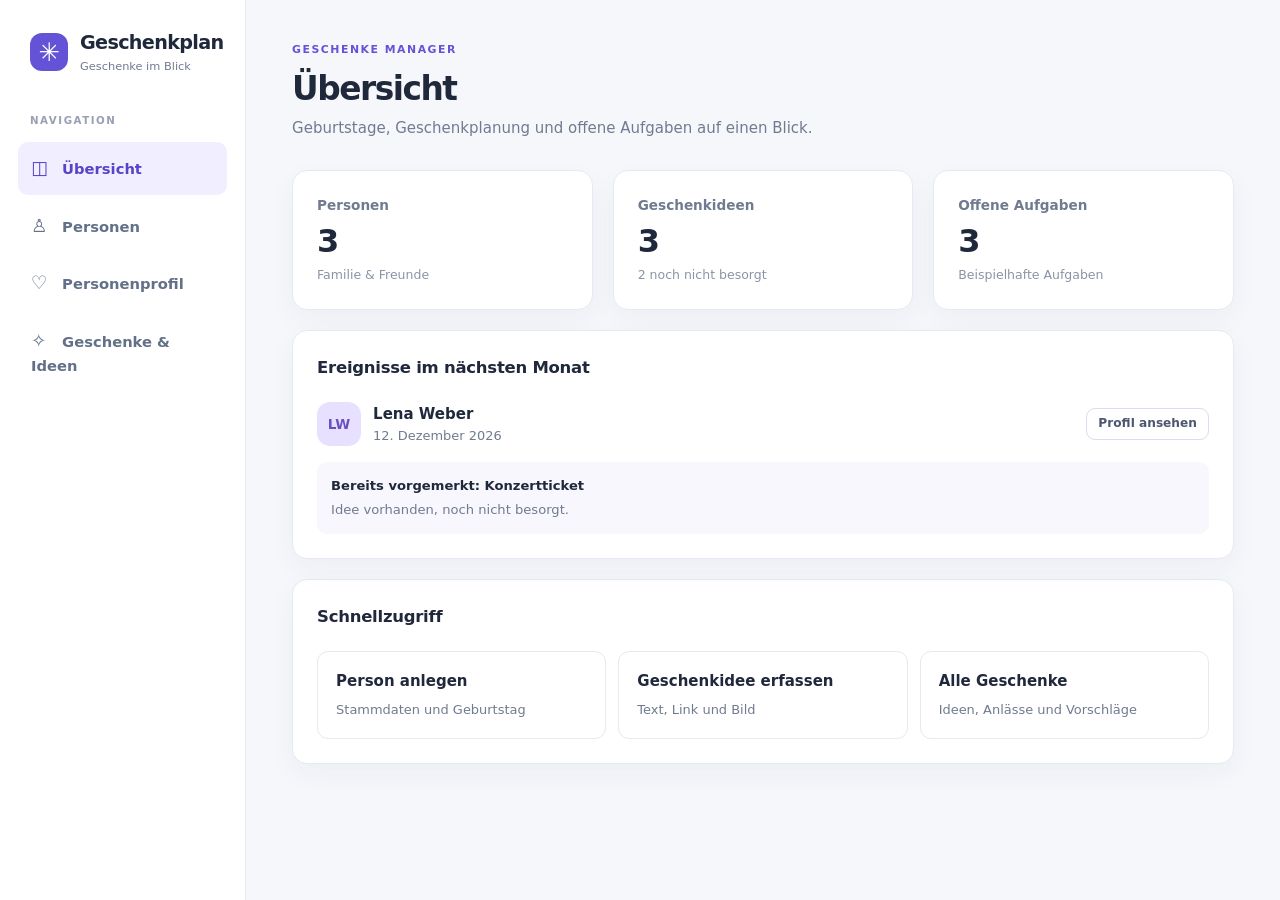
<file: frontend/index.html>
<!doctype html>
<html lang="de">

<head>
    <meta charset="utf-8">
    <meta name="viewport" content="width=device-width, initial-scale=1">
    <meta name="description" content="Statischer Designprototyp eines Geschenke Managers">
    <title>Übersicht | Geschenkplan</title>
    <link rel="stylesheet" href="css/style.css">
</head>

<body>
    <div class="app">
        <aside class="sidebar">
            <a href="index.html" class="brand"><span class="brand-symbol">✳</span><span>Geschenkplan<small>Geschenke im Blick</small></span></a>
            <div class="nav-caption">NAVIGATION</div>
            <nav aria-label="Hauptnavigation">
                <a href="index.html" aria-current="page" class="active">
                    <span aria-hidden="true">◫</span> Übersicht
                </a>
                
                <a href="pages/personen.html">
                    <span aria-hidden="true">♙</span> Personen
                </a>
                
                <a href="pages/person.html">
                    <span aria-hidden="true">♡</span> Personenprofil
                </a>
                
                <a href="pages/geschenke.html">
                    <span aria-hidden="true">✧</span> Geschenke & Ideen
                </a>
            </nav>
        </aside>

        <main id="inhalt" class="content">
            <header class="page-heading">
                <div>
                    <p class="kicker">GESCHENKE MANAGER</p>
                    <h1>Übersicht</h1>
                    <p class="subtitle">Geburtstage, Geschenkplanung und offene Aufgaben auf einen Blick.</p>
                </div>
            </header>

            <!--Statistik TODO: Funktionalität. Notwendigkeit?-->
            <section class="stats" aria-label="Kennzahlen">
                <div class="panel stat">
                    <span>Personen</span>
                    <strong>3</strong>
                    <small>Familie & Freunde</small>
                </div>

                <div class="panel stat">
                    <span>Geschenkideen</span>
                    <strong>3</strong>
                    <small>2 noch nicht besorgt</small>
                </div>

                <div class="panel stat">
                    <span>Offene Aufgaben</span>
                    <strong>3</strong>
                    <small>Beispielhafte Aufgaben</small>
                </div>
            </section>

            <!--Ereignisübersicht TODO: Funktionalität-->
            <div class="column">
                <section class="panel">
                    <div class="section-title">
                        <h2>Ereignisse im nächsten Monat</h2>
                    </div>

                    <div class="person-inline">
                        <span class="avatar purple">LW</span>
                        <div class="fill">
                            <b>Lena Weber</b>
                            <p>12. Dezember 2026</p>
                        </div>
                        <a class="btn outline small" href="pages/person.html">Profil ansehen</a>
                    </div>

                    <div class="inset">
                        <b>Bereits vorgemerkt: Konzertticket</b>
                        <p>Idee vorhanden, noch nicht besorgt.</p>
                    </div>
                </section>

                
            </div>

            
            <section class="panel">
                <div class="section-title">
                    <h2>Schnellzugriff</h2>
                </div>
                <div class="link-grid"><a href="pages/personen.html"><strong>Person anlegen</strong><span>Stammdaten und
                            Geburtstag</span></a><a href="pages/person.html"><strong>Geschenkidee erfassen</strong><span>Text,
                            Link und Bild</span></a><a href="pages/geschenke.html"><strong>Alle Geschenke</strong><span>Ideen,
                            Anlässe und Vorschläge</span></a></div>
            </section>

        </main>
    </div>
</body>

</html>
</file>
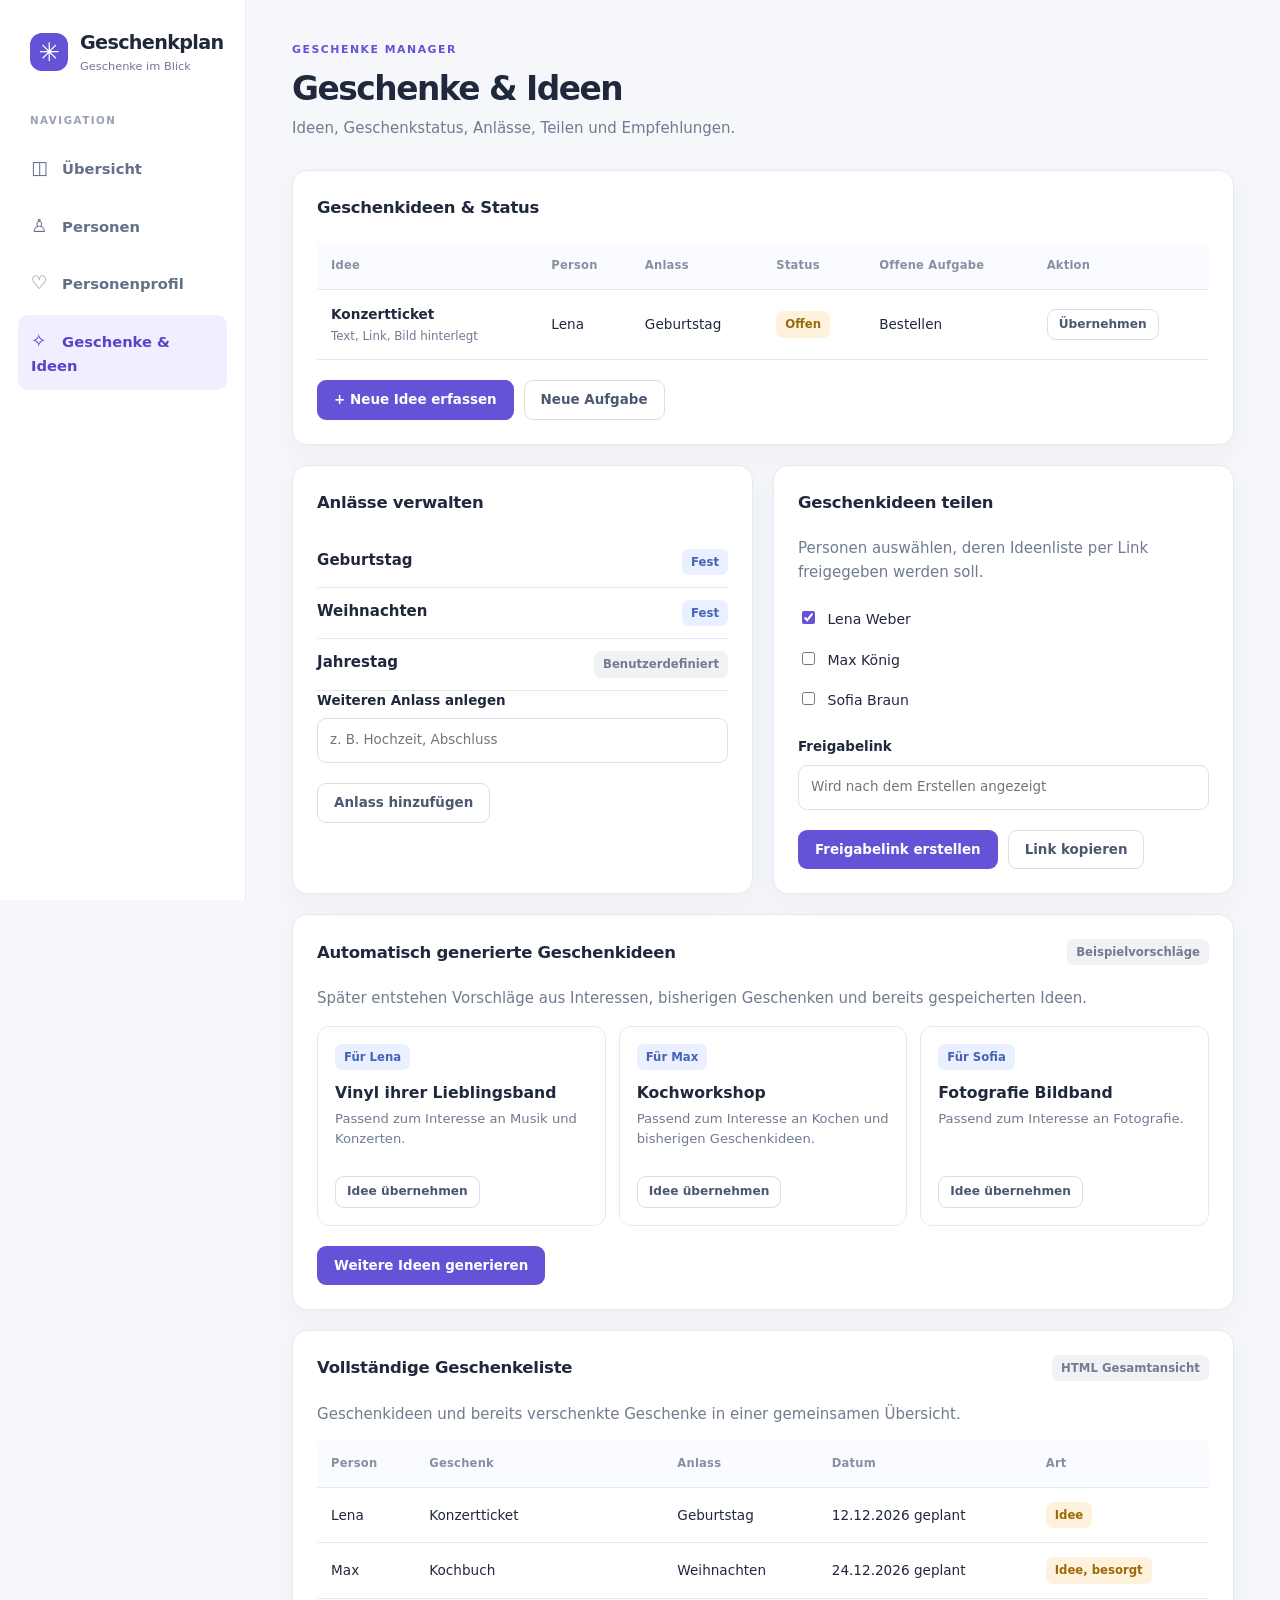
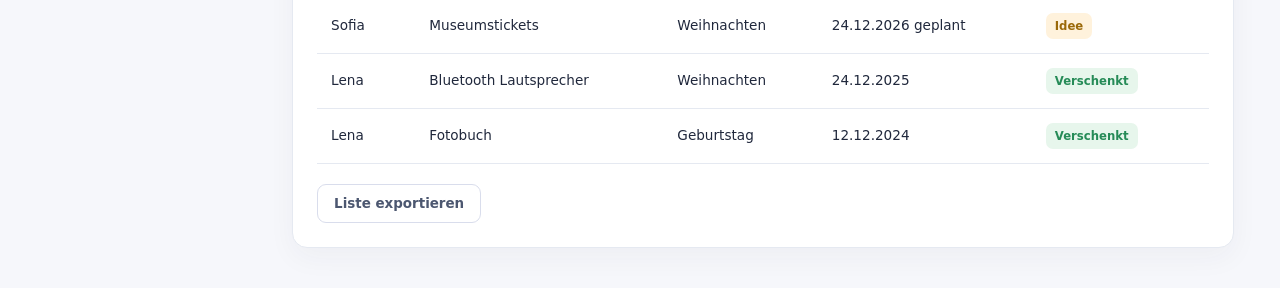
<file: frontend/pages/geschenke.html>
<!doctype html>
<html lang="de">

<head>
    <meta charset="utf-8">
    <meta name="viewport" content="width=device-width, initial-scale=1">
    <meta name="description" content="Statischer Designprototyp eines Geschenke Managers">
    <title>Geschenke & Ideen | Geschenkplan</title>
    <link rel="stylesheet" href="../css/style.css">
</head>

<body>
    <div class="app">
                <aside class="sidebar">
            <a href="../index.html" class="brand"><span class="brand-symbol">✳</span><span>Geschenkplan<small>Geschenke im Blick</small></span></a>
            <div class="nav-caption">NAVIGATION</div>
            <nav aria-label="Hauptnavigation">
                <a href="../index.html">
                    <span aria-hidden="true">◫</span> Übersicht
                </a>
                
                <a href="personen.html">
                    <span aria-hidden="true">♙</span> Personen
                </a>
                
                <a href="person.html">
                    <span aria-hidden="true">♡</span> Personenprofil
                </a>
                
                <a href="geschenke.html" aria-current="page" class="active">
                    <span aria-hidden="true">✧</span> Geschenke & Ideen
                </a>
            </nav>
        </aside>
        <main id="inhalt" class="content">
            <header class="page-heading">
                <div>
                    <p class="kicker">GESCHENKE MANAGER</p>
                    <h1>Geschenke & Ideen</h1>
                    <p class="subtitle">Ideen, Geschenkstatus, Anlässe, Teilen und Empfehlungen.</p>
                </div>
            </header>
            <section class="panel">
                <div class="section-title">
                    <h2>Geschenkideen & Status</h2>
                </div>
                <div class="table-scroll">
                    <table>
                        <thead>
                            <tr>
                                <th>Idee</th>
                                <th>Person</th>
                                <th>Anlass</th>
                                <th>Status</th>
                                <th>Offene Aufgabe</th>
                                <th>Aktion</th>
                            </tr>
                        </thead>
                        <tbody>
                            <tr>
                                <td><strong>Konzertticket</strong><small>Text, Link, Bild hinterlegt</small></td>
                                <td>Lena</td>
                                <td>Geburtstag</td>
                                <td><span class="tag amber">Offen</span></td>
                                <td>Bestellen</td>
                                <td><button class="btn outline small" type="button">Übernehmen</button></td>
                            </tr>
                        </tbody>
                    </table>
                </div>
                <div class="button-row"><a href="person.html" class="btn primary">+ Neue Idee erfassen</a><button
                        class="btn outline" type="button">Neue Aufgabe</button></div>
            </section>
            <div class="columns">
                <section class="panel">
                    <div class="section-title">
                        <h2>Anlässe verwalten</h2>
                    </div>
                    <div class="occasion"><b>Geburtstag</b><span class="tag blue">Fest</span></div>
                    <div class="occasion"><b>Weihnachten</b><span class="tag blue">Fest</span></div>
                    <div class="occasion"><b>Jahrestag</b><span class="tag gray">Benutzerdefiniert</span></div>
                    <div class="form-grid"><label class="full">Weiteren Anlass anlegen <input type="text"
                                placeholder="z. B. Hochzeit, Abschluss"></label></div>
                    <div class="button-row"><button class="btn outline" type="button">Anlass hinzufügen</button></div>
                </section>
                <section class="panel">
                    <div class="section-title">
                        <h2>Geschenkideen teilen</h2>
                    </div>
                    <p class="muted">Personen auswählen, deren Ideenliste per Link freigegeben werden soll.</p>
                        <div class="choice"><label><input type="checkbox" checked> Lena Weber</label></div>
                        <div class="choice"><label><input type="checkbox"> Max König</label></div>
                        <div class="choice"><label><input type="checkbox"> Sofia Braun</label></div>
                    <label class="full-field">Freigabelink <input type="text"
                            placeholder="Wird nach dem Erstellen angezeigt" readonly></label>
                    <div class="button-row"><button class="btn primary" type="button">Freigabelink
                            erstellen</button><button class="btn outline" type="button">Link kopieren</button></div>
                </section>
            </div>
            <section class="panel">
                <div class="section-title">
                    <h2>Automatisch generierte Geschenkideen</h2><span class="tag gray">Beispielvorschläge</span>
                </div>
                <p class="muted">Später entstehen Vorschläge aus Interessen, bisherigen Geschenken und bereits
                    gespeicherten
                    Ideen.</p>
                <div class="suggest-grid">
                    <article><span class="tag blue">Für Lena</span>
                        <h3>Vinyl ihrer Lieblingsband</h3>
                        <p>Passend zum Interesse an Musik und Konzerten.</p><button class="btn outline small"
                            type="button">Idee
                            übernehmen</button>
                    </article>
                    <article><span class="tag blue">Für Max</span>
                        <h3>Kochworkshop</h3>
                        <p>Passend zum Interesse an Kochen und bisherigen Geschenkideen.</p><button
                            class="btn outline small" type="button">Idee übernehmen</button>
                    </article>
                    <article><span class="tag blue">Für Sofia</span>
                        <h3>Fotografie Bildband</h3>
                        <p>Passend zum Interesse an Fotografie.</p><button class="btn outline small" type="button">Idee
                            übernehmen</button>
                    </article>
                </div>
                <div class="button-row"><button type="button" class="btn primary">Weitere Ideen generieren</button>
                </div>
            </section>
            <section class="panel">
                <div class="section-title">
                    <h2>Vollständige Geschenkeliste</h2><span class="tag gray">HTML Gesamtansicht</span>
                </div>
                <p class="muted">Geschenkideen und bereits verschenkte Geschenke in einer gemeinsamen Übersicht.</p>
                <div class="table-scroll">
                    <table>
                        <thead>
                            <tr>
                                <th>Person</th>
                                <th>Geschenk</th>
                                <th>Anlass</th>
                                <th>Datum</th>
                                <th>Art</th>
                            </tr>
                        </thead>
                        <tbody>
                            <tr>
                                <td>Lena</td>
                                <td>Konzertticket</td>
                                <td>Geburtstag</td>
                                <td>12.12.2026 geplant</td>
                                <td><span class="tag amber">Idee</span></td>
                            </tr>
                            <tr>
                                <td>Max</td>
                                <td>Kochbuch</td>
                                <td>Weihnachten</td>
                                <td>24.12.2026 geplant</td>
                                <td><span class="tag amber">Idee, besorgt</span></td>
                            </tr>
                            <tr>
                                <td>Sofia</td>
                                <td>Museumstickets</td>
                                <td>Weihnachten</td>
                                <td>24.12.2026 geplant</td>
                                <td><span class="tag amber">Idee</span></td>
                            </tr>
                            <tr>
                                <td>Lena</td>
                                <td>Bluetooth Lautsprecher</td>
                                <td>Weihnachten</td>
                                <td>24.12.2025</td>
                                <td><span class="tag green">Verschenkt</span></td>
                            </tr>
                            <tr>
                                <td>Lena</td>
                                <td>Fotobuch</td>
                                <td>Geburtstag</td>
                                <td>12.12.2024</td>
                                <td><span class="tag green">Verschenkt</span></td>
                            </tr>
                        </tbody>
                    </table>
                </div>
                <div class="button-row"><button type="button" class="btn outline">Liste exportieren</button></div>
            </section>
        </main>
    </div>
</body>

</html>
</file>
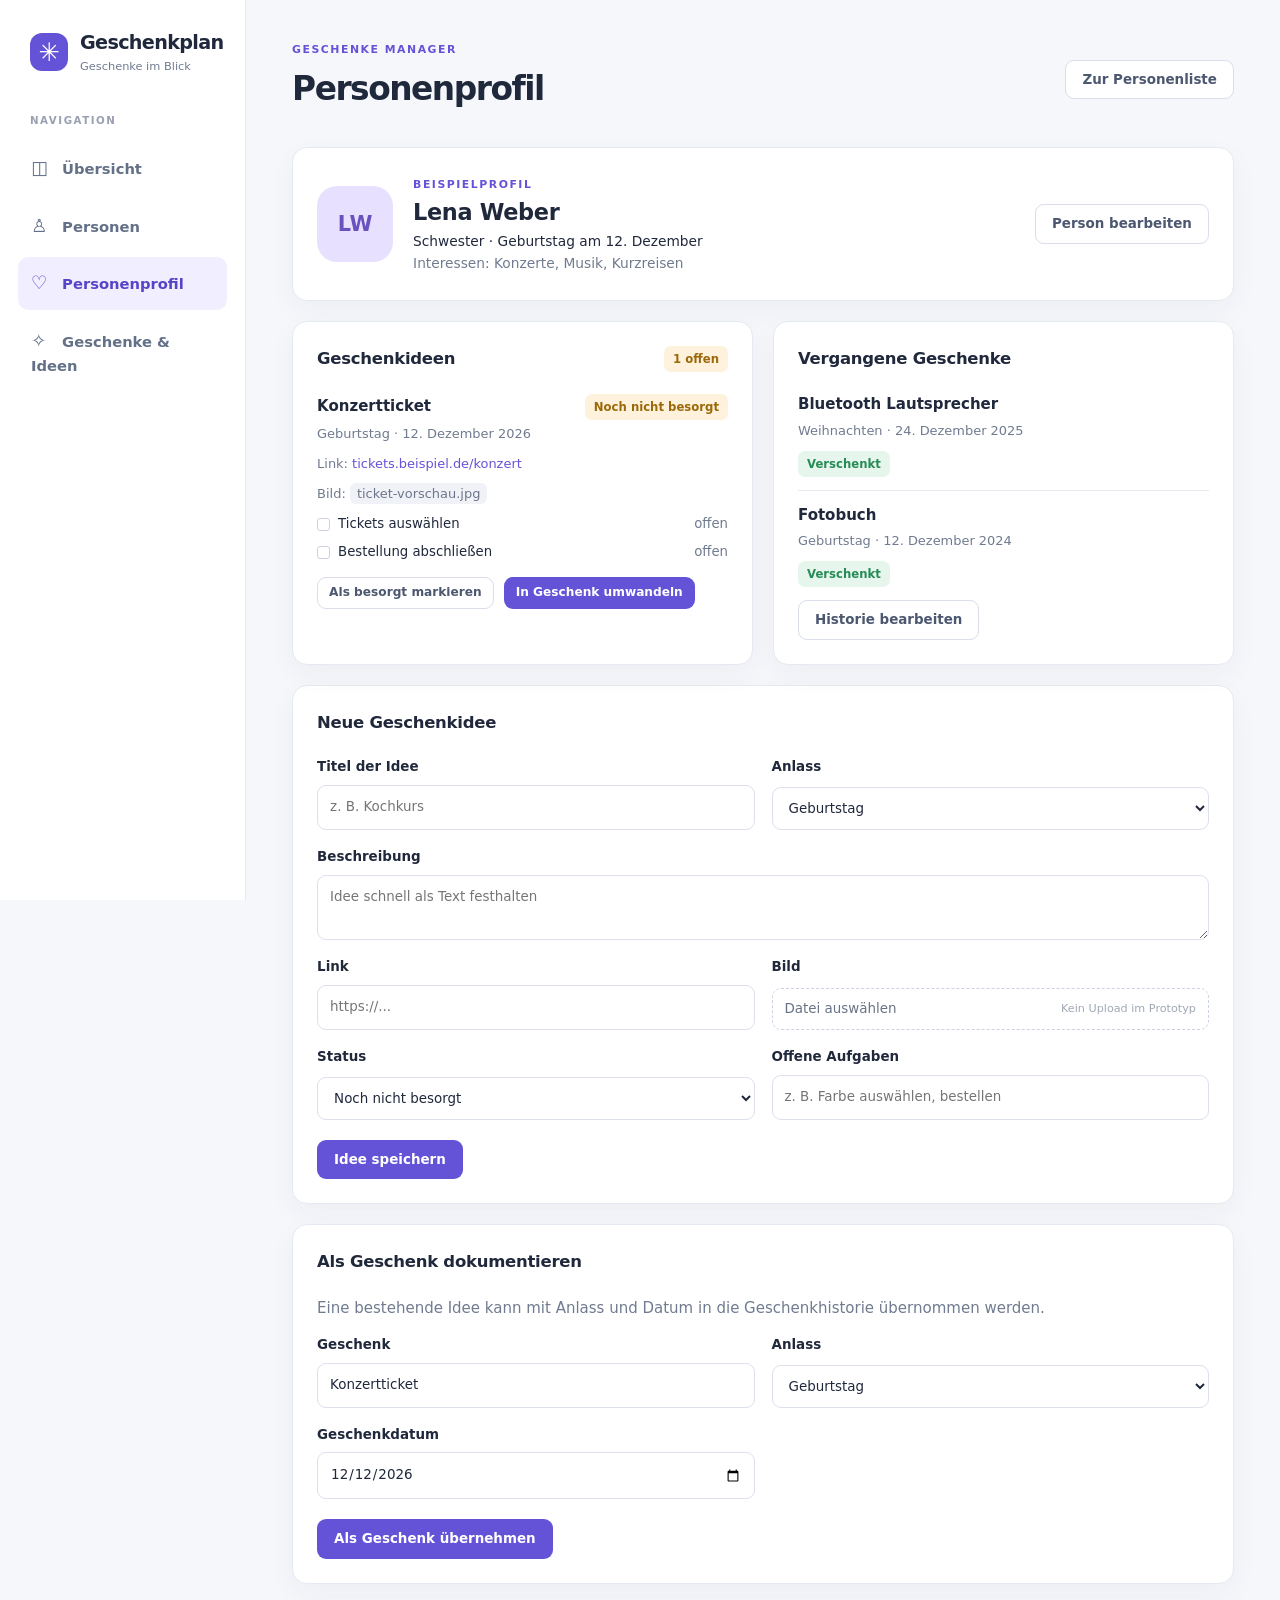
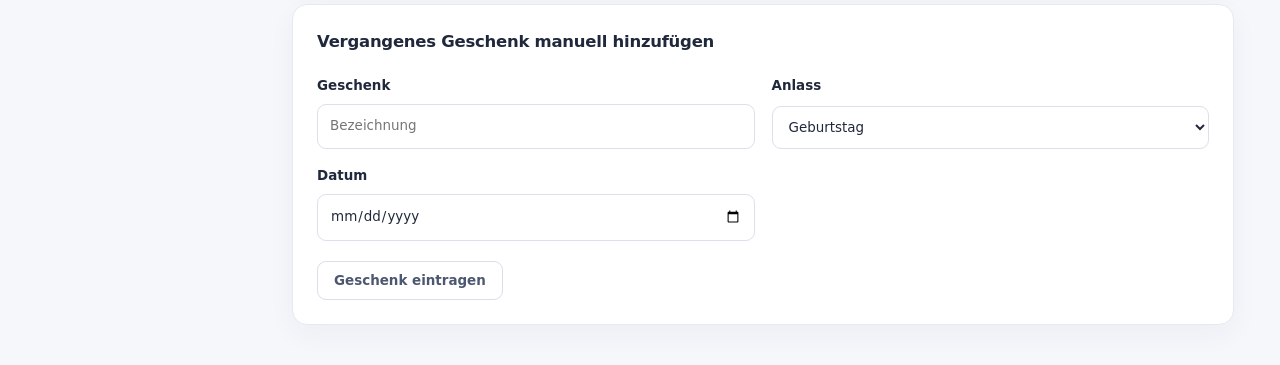
<file: frontend/pages/person.html>
<!doctype html>
<html lang="de">

<head>
    <meta charset="utf-8">
    <meta name="viewport" content="width=device-width, initial-scale=1">
    <meta name="description" content="Statischer Designprototyp eines Geschenke Managers">
    <title>Personenprofil | Geschenkplan</title>
    <link rel="stylesheet" href="../css/style.css">
</head>

<body>
    <div class="app">
        <aside class="sidebar">
            <a href="../index.html" class="brand"><span class="brand-symbol">✳</span><span>Geschenkplan<small>Geschenke im
                        Blick</small></span></a>
            <div class="nav-caption">NAVIGATION</div>
            <nav aria-label="Hauptnavigation">
                <a href="../index.html">
                    <span aria-hidden="true">◫</span> Übersicht
                </a>

                <a href="personen.html">
                    <span aria-hidden="true">♙</span> Personen
                </a>

                <a href="person.html" aria-current="page" class="active">
                    <span aria-hidden="true">♡</span> Personenprofil
                </a>

                <a href="geschenke.html">
                    <span aria-hidden="true">✧</span> Geschenke & Ideen
                </a>
            </nav>
        </aside>

        <main id="inhalt" class="content">
            <header class="page-heading">
                <div>
                    <p class="kicker">GESCHENKE MANAGER</p>
                    <h1>Personenprofil</h1>
                </div><a href="personen.html" class="btn outline">Zur Personenliste</a>
            </header>
            <div class="profile panel">
                <div class="avatar large purple">LW</div>
                <div class="fill"><span class="kicker">BEISPIELPROFIL</span>
                    <h2>Lena Weber</h2>
                    <p>Schwester · Geburtstag am 12. Dezember</p>
                    <p class="muted">Interessen: Konzerte, Musik, Kurzreisen</p>
                </div><button class="btn outline" type="button">Person bearbeiten</button>
            </div>
            <div class="columns">
                <section class="panel">
                    <div class="section-title">
                        <h2>Geschenkideen</h2><span class="tag amber">1 offen</span>
                    </div>
                    <article class="gift-item">
                        <div class="item-top"><b>Konzertticket</b><span class="tag amber">Noch nicht besorgt</span>
                        </div>
                        <p>Geburtstag · 12. Dezember 2026</p>
                        <p class="muted">Link: <span class="example-link">tickets.beispiel.de/konzert</span></p>
                        <p class="muted">Bild: <span class="file-chip">ticket-vorschau.jpg</span></p>
                        <div class="task"><span class="empty-square"></span> Tickets auswählen <span
                                class="task-meta">offen</span>
                        </div>
                        <div class="task"><span class="empty-square"></span> Bestellung abschließen <span
                                class="task-meta">offen</span></div>
                        <div class="button-row"><button class="btn outline small" type="button">Als besorgt
                                markieren</button><button class="btn primary small" type="button">In Geschenk
                                umwandeln</button></div>
                    </article>
                </section>
                <section class="panel">
                    <div class="section-title">
                        <h2>Vergangene Geschenke</h2>
                    </div>
                    <article class="gift-item"><b>Bluetooth Lautsprecher</b>
                        <p>Weihnachten · 24. Dezember 2025</p><span class="tag green">Verschenkt</span>
                    </article>
                    <article class="gift-item"><b>Fotobuch</b>
                        <p>Geburtstag · 12. Dezember 2024</p><span class="tag green">Verschenkt</span>
                    </article>
                    <button class="btn outline" type="button">Historie bearbeiten</button>
                </section>
            </div>
            <section class="panel">
                <div class="section-title">
                    <h2>Neue Geschenkidee</h2>
                </div>
                <div class="form-grid"><label>Titel der Idee <input type="text" placeholder="z. B. Kochkurs"></label>
                    <label>Anlass <select>
                            <option>Geburtstag</option>
                            <option>Weihnachten</option>
                            <option>Eigener Anlass</option>
                        </select></label>
                    <label class="full">Beschreibung <textarea rows="2"
                            placeholder="Idee schnell als Text festhalten"></textarea></label>
                    <label>Link <input type="url" placeholder="https://..."></label><label>Bild <span
                            class="fake-upload"><span>Datei auswählen</span><small>Kein Upload im
                                Prototyp</small></span></label>
                    <label>Status <select>
                            <option>Noch nicht besorgt</option>
                            <option>Besorgt</option>
                        </select></label>
                    <label>Offene Aufgaben <input type="text" placeholder="z. B. Farbe auswählen, bestellen"></label>
                </div>
                <div class="button-row"><button class="btn primary" type="button">Idee speichern</button></div>
            </section>
            <section class="panel">
                <div class="section-title">
                    <h2>Als Geschenk dokumentieren</h2>
                </div>
                <p class="muted">Eine bestehende Idee kann mit Anlass und Datum in die Geschenkhistorie übernommen
                    werden.</p>
                <div class="form-grid"><label>Geschenk <input type="text" value="Konzertticket"></label><label>Anlass
                        <select>
                            <option>Geburtstag</option>
                            <option>Weihnachten</option>
                        </select></label><label>Geschenkdatum <input type="date" value="2026-12-12"></label></div>
                <div class="button-row"><button class="btn primary" type="button">Als Geschenk übernehmen</button></div>
            </section>
            <section class="panel">
                <div class="section-title">
                    <h2>Vergangenes Geschenk manuell hinzufügen</h2>
                </div>
                <div class="form-grid"><label>Geschenk <input type="text"
                            placeholder="Bezeichnung"></label><label>Anlass
                        <select>
                            <option>Geburtstag</option>
                            <option>Weihnachten</option>
                            <option>Eigener Anlass</option>
                        </select></label><label>Datum <input type="date"></label></div>
                <div class="button-row"><button class="btn outline" type="button">Geschenk eintragen</button></div>
            </section>
        </main>
    </div>
</body>

</html>
</file>
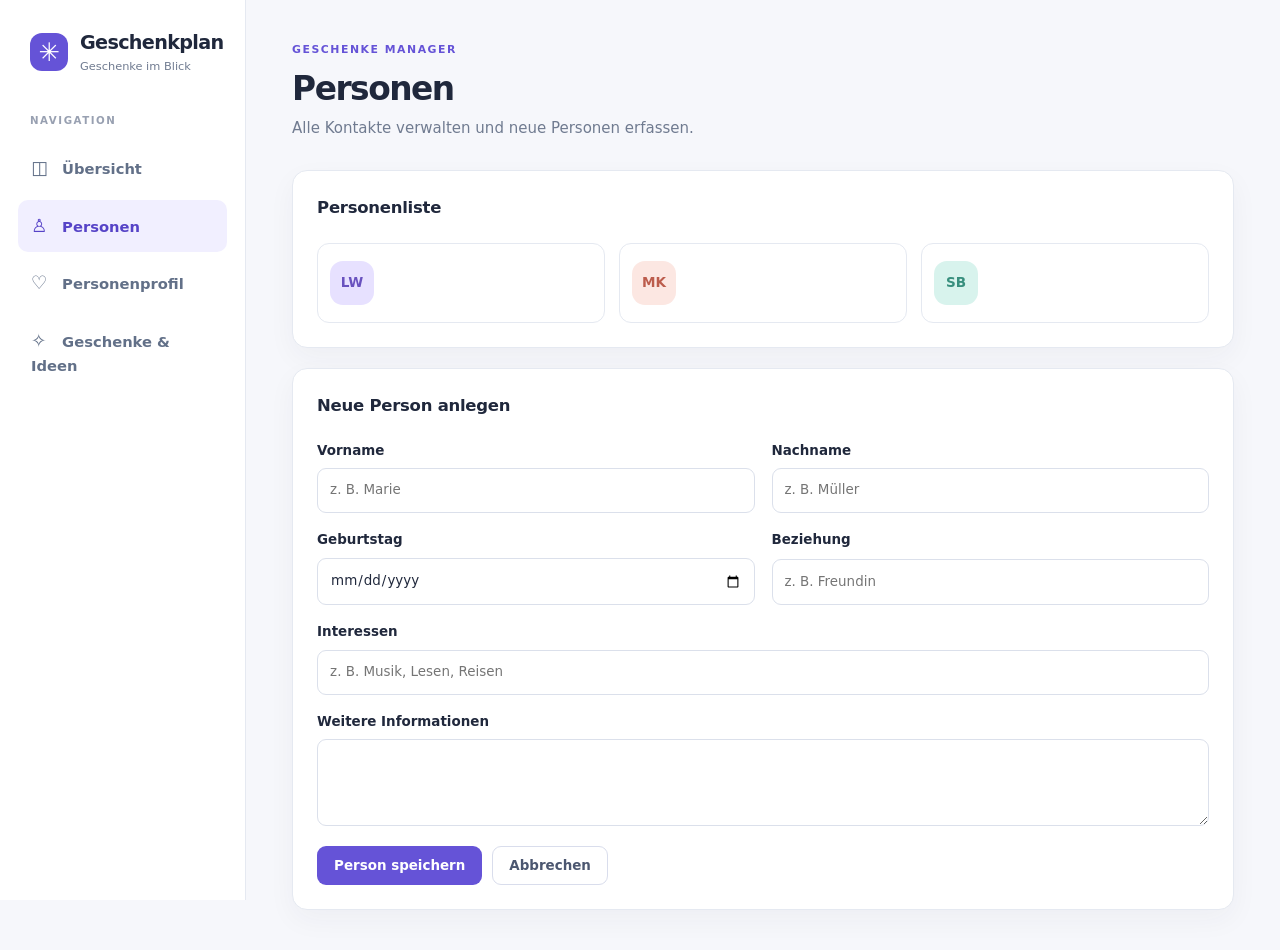
<file: frontend/pages/personen.html>
<!doctype html>
<html lang="de">

<head>
  <meta charset="utf-8">
  <meta name="viewport" content="width=device-width, initial-scale=1">
  <meta name="description" content="Statischer Designprototyp eines Geschenke Managers">
  <title>Personen | Geschenkplan</title>
  <link rel="stylesheet" href="../css/style.css">
</head>

<body>
  <div class="app">
        <aside class="sidebar">
            <a href="../index.html" class="brand"><span class="brand-symbol">✳</span><span>Geschenkplan<small>Geschenke im Blick</small></span></a>
            <div class="nav-caption">NAVIGATION</div>
            <nav aria-label="Hauptnavigation">
                <a href="../index.html">
                    <span aria-hidden="true">◫</span> Übersicht
                </a>
                
                <a href="personen.html" aria-current="page" class="active">
                    <span aria-hidden="true">♙</span> Personen
                </a>
                
                <a href="person.html">
                    <span aria-hidden="true">♡</span> Personenprofil
                </a>
                
                <a href="geschenke.html">
                    <span aria-hidden="true">✧</span> Geschenke & Ideen
                </a>
            </nav>
        </aside>

        <main id="inhalt" class="content">
            <header class="page-heading">
                <div>
                <p class="kicker">GESCHENKE MANAGER</p>
                <h1>Personen</h1>
                <p class="subtitle">Alle Kontakte verwalten und neue Personen erfassen.</p>
                </div>
            </header>
            <section class="panel">
                <div class="section-title">
                    <h2>Personenliste</h2>
                </div>

                <div class="people-grid">
                    <a class="person-card" href="person.html"><span class="avatar purple">LW</span></a>
                    <a class="person-card" href="person.html"><span class="avatar coral">MK</span></a>
                    <a class="person-card" href="person.html"><span class="avatar teal">SB</span></a>                       </a>
                </div>
            </section>
            <section class="panel">
                <div class="section-title">
                    <h2>Neue Person anlegen</h2>
                </div>
                <div class="form-grid">
                    <label>Vorname <input type="text" placeholder="z. B. Marie"></label>
                    <label>Nachname <input type="text" placeholder="z. B. Müller"></label>
                    <label>Geburtstag <input type="date"></label>
                    <label>Beziehung <input type="text" placeholder="z. B. Freundin"></label>
                    <label class="full">Interessen <input type="text" placeholder="z. B. Musik, Lesen, Reisen"></label>
                    <label class="full">Weitere Informationen 
                        <textarea rows="3" placeholder="Notizen, Wünsche, Größen oder Vorlieben">
                    </textarea></label>
                </div>
                <div class="button-row"><button class="btn primary" type="button">Person speichern</button><button
                    class="btn outline" type="button">Abbrechen</button></div>
            </section>

        </main>
    </div>
</body>

</html>
</file>
<file: frontend/css/style.css>
:root {
    color-scheme: light;
    --bg: #f6f7fb;
    --surface: #fff;
    --ink: #20283c;
    --muted: #707b90;
    --stroke: #e5e9f1;
    --primary: #6553d7;
    --primary-dark: #5643c7;
    --soft: #f1efff;
    --shadow: 0 10px 28px rgba(37, 45, 73, .045)
}

* {
    box-sizing: border-box
}

html {
    scroll-behavior: auto
}

body {
    margin: 0;
    background: var(--bg);
    color: var(--ink);
    font: 15px/1.55 system-ui, -apple-system, "Segoe UI", Roboto, Arial, sans-serif
}

a {
    color: inherit;
    text-decoration: none
}

button,
input,
select,
textarea {
    font: inherit
}

button {
    cursor: default
}

h1,
h2,
h3,
p {
    margin-top: 0
}

h1 {
    font-size: 2.05rem;
    letter-spacing: -.045em;
    line-height: 1.2;
    margin: 0 0 .5rem
}

h2 {
    font-size: 1.03rem;
    letter-spacing: -.015em;
    margin: 0
}

h3 {
    font-size: .98rem;
    margin: 12px 0 5px
}

.app {
    display: grid;
    grid-template-columns: 246px minmax(0, 1fr);
    min-height: 100vh
}

.sidebar {
    background: #fff;
    border-right: 1px solid var(--stroke);
    padding: 28px 18px;
    display: flex;
    flex-direction: column;
    position: sticky;
    top: 0;
    height: 100vh
}

.brand {
    display: flex;
    align-items: center;
    gap: 12px;
    font-weight: 800;
    font-size: 1.2rem;
    letter-spacing: -.035em;
    padding: 0 12px
}

.brand small {
    display: block;
    font-size: .71rem;
    color: var(--muted);
    font-weight: 500;
    letter-spacing: 0
}

.brand-symbol {
    width: 38px;
    height: 38px;
    border-radius: 12px;
    background: var(--primary);
    color: #fff;
    display: grid;
    place-items: center;
    font-size: 1.6rem;
    flex-shrink: 0
}

.nav-caption {
    font-size: .64rem;
    letter-spacing: .15em;
    color: #98a0b1;
    margin: 38px 12px 13px;
    font-weight: 800
}

nav {
    display: grid;
    gap: 5px
}

nav a {
    padding: 12px 13px;
    border-radius: 10px;
    font-size: .92rem;
    color: #627088;
    font-weight: 600
}

nav a span {
    width: 26px;
    display: inline-block;
    font-size: 1.15rem
}

nav a:hover,
nav a.active {
    background: var(--soft);
    color: var(--primary-dark)
}

.sidebar-note {
    font-size: .78rem;
    color: #666e81;
    margin-top: auto;
    padding: 16px 12px;
    background: #f8f8fd;
    border-radius: 12px
}

.sidebar-note small {
    padding-left: 18px;
    color: #9196a7
}

.signal {
    display: inline-block;
    width: 8px;
    height: 8px;
    background: #66be9a;
    border-radius: 50%;
    margin-right: 6px
}

.content {
    max-width: 1460px;
    width: 100%;
    padding: 42px clamp(20px, 3.6vw, 58px) 20px;
    margin: 0 auto
}

.page-heading {
    display: flex;
    gap: 24px;
    align-items: center;
    justify-content: space-between;
    margin-bottom: 30px
}

.subtitle {
    color: var(--muted);
    margin: 0
}

.kicker {
    font-size: .68rem;
    font-weight: 800;
    letter-spacing: .14em;
    color: var(--primary);
    margin: 0 0 11px
}

.btn {
    border: 1px solid transparent;
    border-radius: 9px;
    padding: 10px 16px;
    font-size: .84rem;
    font-weight: 750;
    display: inline-flex;
    align-items: center;
    justify-content: center;
    white-space: nowrap;
    line-height: 1.3
}

.btn.primary {
    background: var(--primary);
    color: #fff
}

.btn.primary:hover {
    background: var(--primary-dark)
}

.btn.outline {
    background: white;
    border-color: #d9ddec;
    color: #4c5770
}

.btn.small {
    padding: 7px 11px;
    font-size: .76rem
}

.panel {
    background: #fff;
    border: 1px solid var(--stroke);
    border-radius: 15px;
    padding: 24px;
    box-shadow: var(--shadow);
    margin-bottom: 20px;
    min-width: 0
}

.section-title {
    display: flex;
    align-items: center;
    justify-content: space-between;
    gap: 12px;
    margin: 0 0 22px
}

.stats {
    display: grid;
    grid-template-columns: repeat(3, minmax(0, 1fr));
    gap: 20px
}

.stats>.panel {
    margin-bottom: 20px
}

.stat {
    display: grid;
    gap: 6px
}

.stat span {
    font-size: .85rem;
    color: var(--muted);
    font-weight: 550
}

.stat strong {
    font-size: 2rem;
    line-height: 1.15;
    letter-spacing: -.05em
}

.stat small {
    color: #8a94a7
}

.column {
    display: grid;
    grid-template-columns: 1fr;
    gap: 20px
}

.columns {
    display: grid;
    grid-template-columns: 1fr 1fr;
    gap: 20px
}

.columns>.panel {
    min-width: 0
}

.tag {
    display: inline-block;
    font-size: .73rem;
    font-weight: 750;
    padding: 4px 9px;
    border-radius: 7px;
    white-space: nowrap
}

.tag.blue {
    background: #eaf0ff;
    color: #4465b5
}

.tag.amber {
    background: #fff2dc;
    color: #9b6909
}

.tag.green {
    background: #e7f6ec;
    color: #268b57
}

.tag.gray {
    background: #f0f2f6;
    color: #727c90
}

.counter {
    color: var(--muted);
    font-size: .82rem
}

.muted,
.hint,
.gift-item p {
    color: var(--muted)
}

.hint {
    font-size: .79rem;
    border-top: 1px solid var(--stroke);
    margin: 19px 0 0;
    padding-top: 13px
}

.person-inline {
    display: flex;
    align-items: center;
    gap: 12px
}

.avatar {
    display: grid;
    place-items: center;
    flex-shrink: 0;
    width: 44px;
    height: 44px;
    border-radius: 13px;
    font-size: .85rem;
    font-weight: 800
}

.avatar.purple {
    background: #e7e1ff;
    color: #6952bf
}

.avatar.coral {
    background: #fce7e2;
    color: #bc5c4c
}

.avatar.teal {
    background: #d8f3ed;
    color: #388f7e
}

.avatar.large {
    width: 76px;
    height: 76px;
    font-size: 1.3rem;
    border-radius: 20px
}

.fill {
    flex: 1;
    min-width: 0
}

.person-inline p {
    margin: 0;
    color: var(--muted);
    font-size: .81rem
}

.inset {
    background: #f7f7fd;
    padding: 14px;
    border-radius: 10px;
    margin-top: 16px;
    font-size: .82rem
}

.inset p {
    color: var(--muted);
    margin: 3px 0 0
}

.progress {
    height: 9px;
    border-radius: 9px;
    background: #edf0f8;
    margin: 18px 0;
    overflow: hidden
}

.progress span {
    display: block;
    height: 100%;
    background: var(--primary);
    border-radius: 9px
}

.status-list>div {
    display: flex;
    justify-content: space-between;
    padding: 7px 0;
    border-bottom: 1px solid #f0f1f5;
    font-size: .83rem
}

.status-open {
    color: #ad790b
}

.status-done {
    color: #328960
}

.reminder-grid {
    display: grid;
    grid-template-columns: 1fr 1fr;
    gap: 24px
}

.reminder-grid p {
    font-size: .83rem;
    color: var(--muted);
    margin: 7px 0 10px
}

.link-grid {
    display: grid;
    grid-template-columns: repeat(3, minmax(0, 1fr));
    gap: 12px
}

.link-grid a {
    border: 1px solid var(--stroke);
    border-radius: 11px;
    padding: 18px;
    display: grid;
    gap: 6px
}

.link-grid a:hover {
    border-color: var(--primary)
}

.link-grid span {
    color: var(--muted);
    font-size: .81rem
}

.people-grid {
    display: grid;
    grid-template-columns: repeat(3, minmax(0, 1fr));
    gap: 14px
}

.person-card {
    display: flex;
    align-items: center;
    gap: 12px;
    border: 1px solid var(--stroke);
    padding: 17px 12px;
    border-radius: 12px
}

.person-card:hover {
    border-color: #bbaffc
}

.person-card strong {
    display: block
}

.person-card p {
    font-size: .81rem;
    margin: 2px 0;
    color: var(--muted)
}

.person-card small {
    font-size: .74rem;
    color: var(--muted)
}

.arrow {
    margin-left: auto;
    color: var(--primary);
    align-self: flex-start
}

.form-grid {
    display: grid;
    grid-template-columns: 1fr 1fr;
    gap: 17px
}

.form-grid label,
.full-field {
    display: grid;
    gap: 7px;
    font-weight: 700;
    font-size: .84rem
}

.form-grid label.full {
    grid-column: 1 / -1
}

.form-grid input,
.form-grid select,
.form-grid textarea,
.full-field input {
    padding: 11px 12px;
    width: 100%;
    border: 1px solid #dbe0eb;
    border-radius: 9px;
    background: #fff;
    color: var(--ink);
    font-weight: 400;
    min-width: 0
}

.form-grid input:focus,
.form-grid select:focus,
.form-grid textarea:focus {
    outline: 2px solid #d8ceff;
    outline-offset: 0
}

.button-row {
    display: flex;
    flex-wrap: wrap;
    gap: 10px;
    margin-top: 20px
}

.profile {
    display: flex;
    align-items: center;
    gap: 20px
}

.profile h2 {
    font-size: 1.4rem;
    margin: 0
}

.profile p {
    margin: 1px 0;
    font-size: .86rem
}

.gift-item {
    padding: 13px 0;
    border-top: 1px solid var(--stroke)
}

.gift-item:first-of-type {
    border-top: 0;
    padding-top: 0
}

.gift-item>p {
    margin: 4px 0 10px;
    font-size: .81rem
}

.gift-item .button-row {
    margin-top: 15px
}

.item-top {
    display: flex;
    align-items: center;
    justify-content: space-between;
    gap: 6px
}

.example-link {
    color: var(--primary)
}

.file-chip {
    background: #f0f2f8;
    padding: 3px 7px;
    border-radius: 6px;
    color: #6d768a
}

.task {
    display: flex;
    gap: 8px;
    align-items: center;
    margin: 7px 0;
    font-size: .83rem
}

.empty-square {
    width: 13px;
    height: 13px;
    border: 1px solid #cbd2e2;
    border-radius: 3px;
    flex-shrink: 0
}

.task-meta {
    margin-left: auto;
    color: var(--muted)
}

.fake-upload {
    border: 1px dashed #cbd2e2;
    border-radius: 9px;
    padding: 8px 12px;
    display: flex;
    align-items: center;
    justify-content: space-between;
    font-weight: 500;
    color: #687387
}

.fake-upload small {
    color: #a0a7b4;
    font-weight: 400
}

.table-scroll {
    overflow-x: auto
}

table {
    width: 100%;
    border-collapse: collapse;
    min-width: 670px;
    text-align: left;
    font-size: .85rem
}

th {
    color: #8690a2;
    font-size: .72rem;
    letter-spacing: .02em;
    background: #fafbfe;
    font-weight: 800
}

th,
td {
    padding: 14px;
    border-bottom: 1px solid var(--stroke);
    vertical-align: middle
}

td small {
    display: block;
    color: var(--muted);
    font-size: .74rem;
    margin-top: 2px
}

.occasion {
    padding: 12px 0;
    border-bottom: 1px solid var(--stroke);
    display: flex;
    justify-content: space-between
}

.occasion:last-of-type {
    margin-bottom: 20px
}

.choice {
    padding: 9px 0;
    font-size: .88rem
}

.choice input {
    accent-color: var(--primary);
    margin-right: 8px
}

.full-field {
    margin-top: 16px
}

.suggest-grid {
    display: grid;
    grid-template-columns: repeat(3, minmax(0, 1fr));
    gap: 13px
}

.suggest-grid article {
    border: 1px solid var(--stroke);
    padding: 17px;
    border-radius: 12px
}

.suggest-grid p {
    font-size: .82rem;
    color: var(--muted);
    min-height: 54px
}

.suggest-grid h3 {
    line-height: 1.4
}

footer {
    padding: 10px 0 32px;
    color: #9da5b4;
    font-size: .76rem
}

code {
    color: #7254ab
}

button:focus-visible,
a:focus-visible {
    outline: 3px solid #baaaff;
    outline-offset: 2px
}

@media(max-width:1100px) {
    .people-grid {
        grid-template-columns: 1fr
    }

    .suggest-grid {
        grid-template-columns: 1fr
    }

    .sidebar {
        width: 210px
    }

    .app {
        grid-template-columns: 210px minmax(0, 1fr)
    }
}

@media(max-width:830px) {
    .app {
        display: block
    }

    .sidebar {
        position: static;
        height: auto;
        padding: 15px 18px;
        gap: 14px
    }

    .brand {
        padding: 0
    }

    .nav-caption,
    .sidebar-note {
        display: none
    }

    nav {
        display: flex;
        flex-wrap: wrap;
        gap: 4px
    }

    nav a {
        font-size: .79rem;
        padding: 9px 11px
    }

    nav a span {
        width: auto;
        margin-right: 3px
    }

    .content {
        padding: 25px 16px
    }

    .page-heading {
        margin-bottom: 20px;
        align-items: flex-start
    }

    .columns {
        grid-template-columns: 1fr;
        gap: 0
    }

    .people-grid {
        grid-template-columns: repeat(2, minmax(0, 1fr))
    }

    .panel {
        padding: 18px
    }
}

@media(max-width:600px) {
    .stats {
        grid-template-columns: 1fr 1fr;
        gap: 10px
    }

    .stats>.panel {
        margin-bottom: 10px
    }

    .stat strong {
        font-size: 1.6rem
    }

    .stats .stat:last-child {
        grid-column: 1/-1
    }

    .page-heading {
        display: block
    }

    .page-heading>.btn {
        margin-top: 15px
    }

    .people-grid,
    .form-grid,
    .reminder-grid,
    .link-grid {
        grid-template-columns: 1fr
    }

    .form-grid label.full {
        grid-column: auto
    }

    .profile {
        align-items: flex-start;
        flex-wrap: wrap
    }

    .profile .btn {
        width: 100%
    }

    .suggest-grid {
        grid-template-columns: 1fr
    }

    .section-title {
        align-items: start
    }

    .person-inline {
        flex-wrap: wrap
    }

    .person-inline .btn {
        width: 100%
    }
}
</file>
